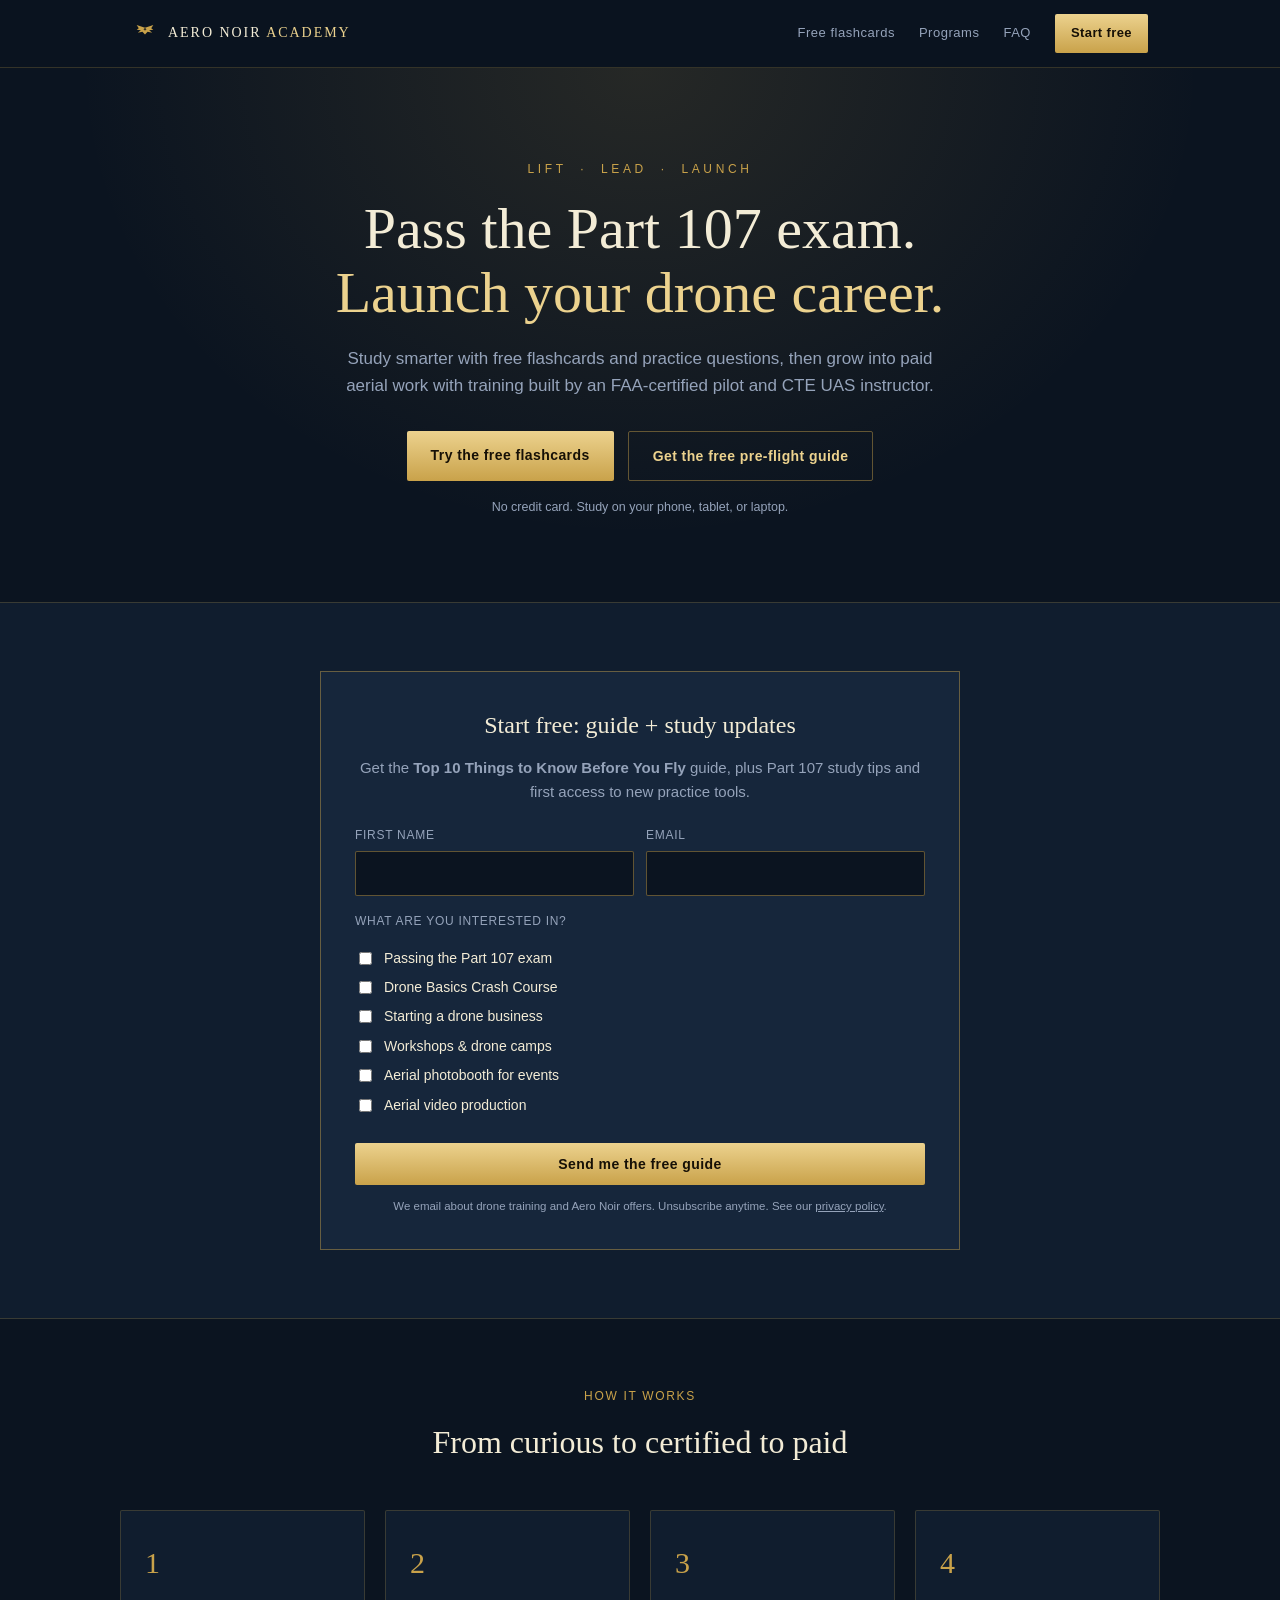
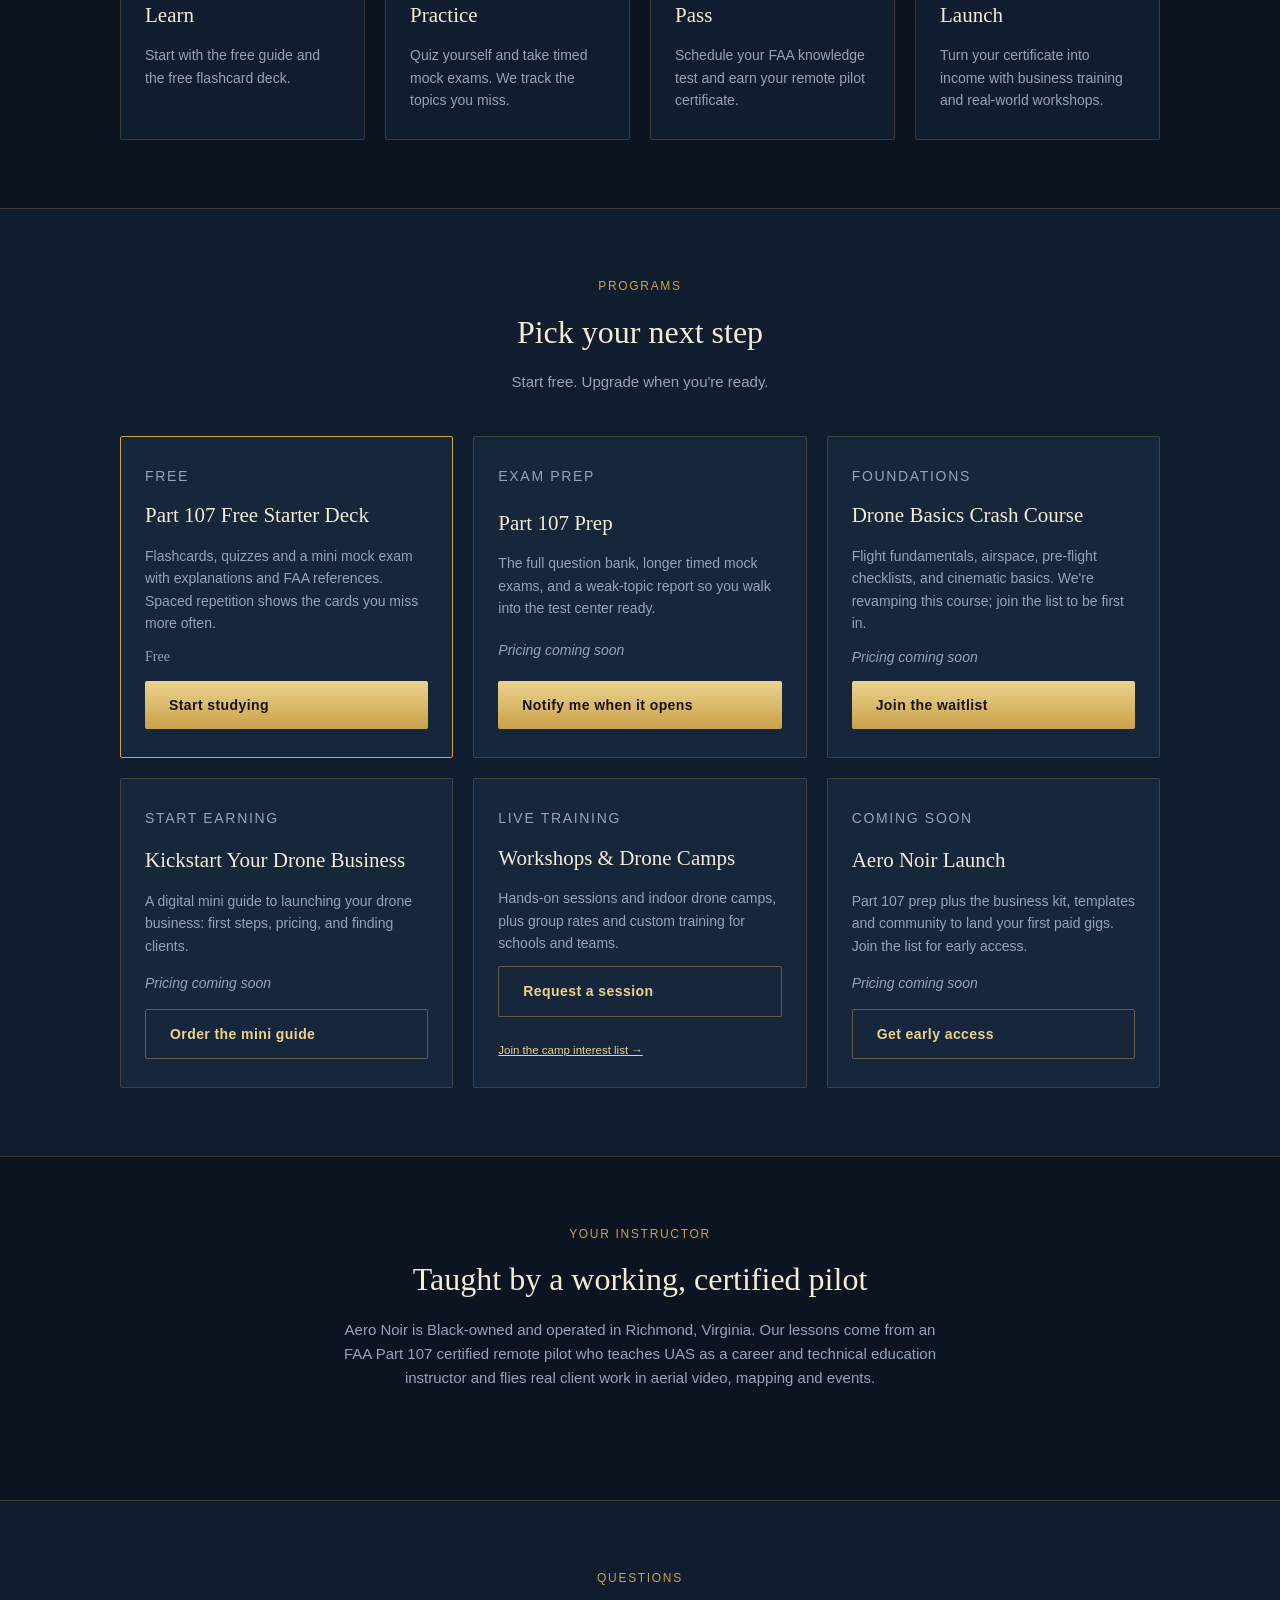
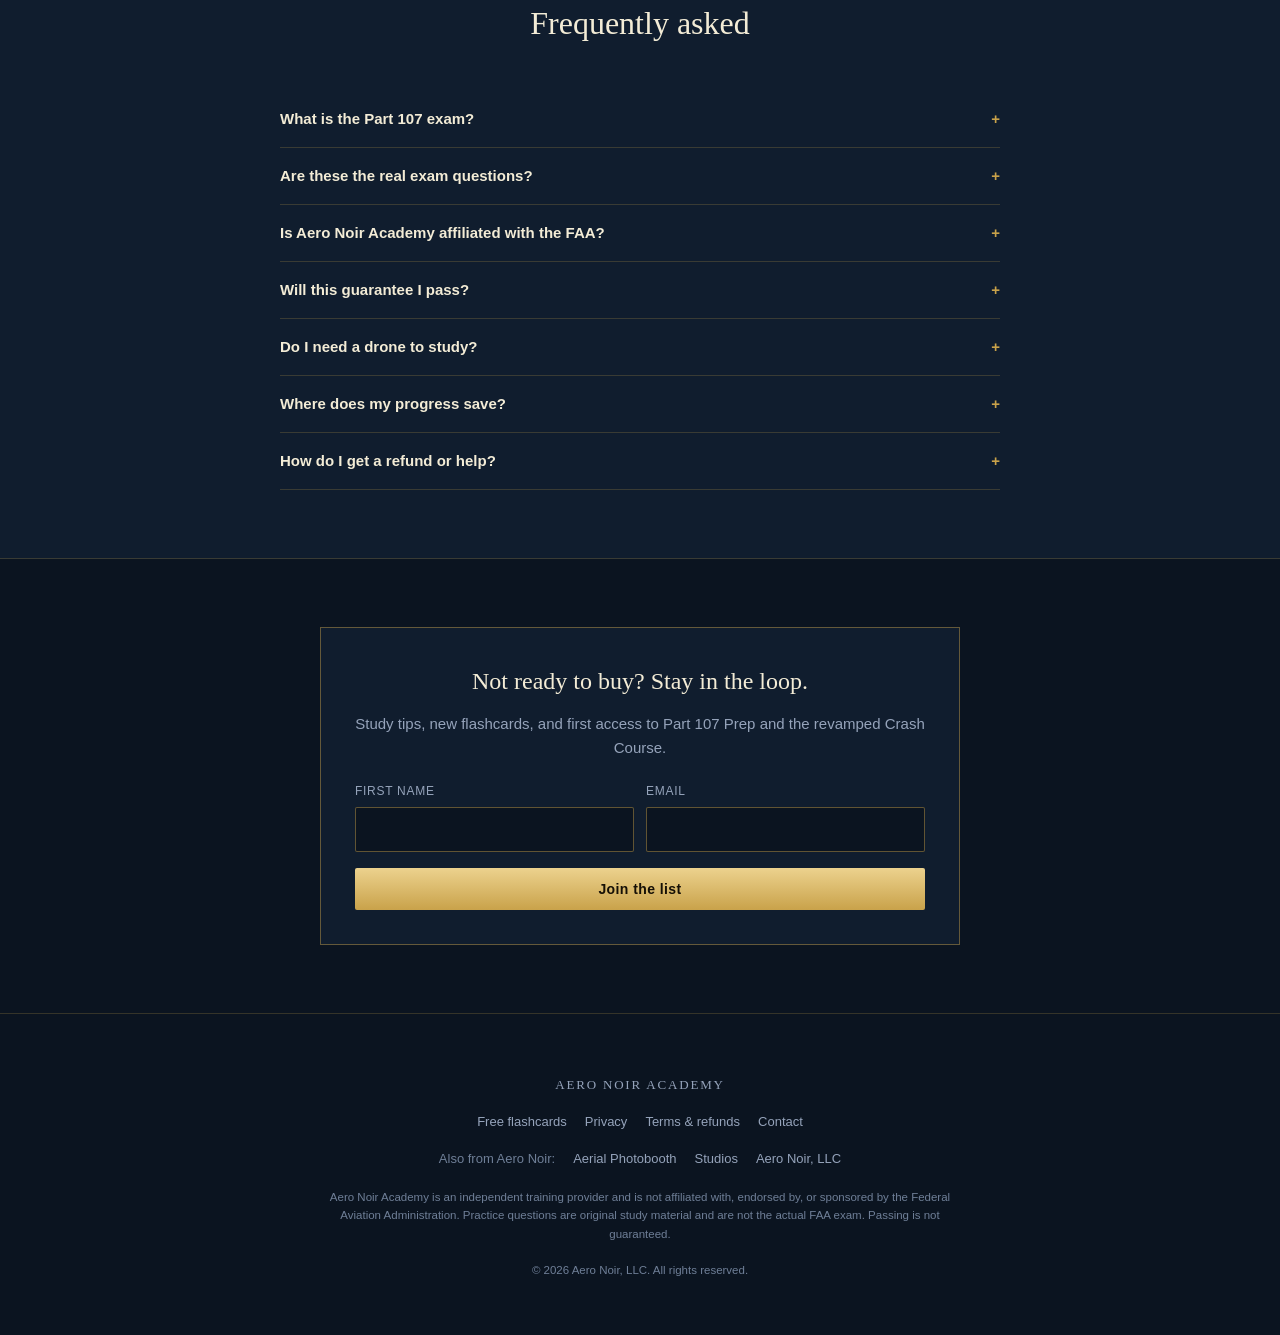
<file: index.html>
<!DOCTYPE html>
<html lang="en">
<head>
<meta charset="UTF-8">
<meta name="viewport" content="width=device-width, initial-scale=1.0">
<title>Aero Noir Academy — FAA Part 107 Drone Pilot Prep</title>
<meta name="description" content="Aero Noir Academy: free Part 107 flashcards and study guide, practice exams, and training to become a certified commercial drone pilot. Lift. Lead. Launch.">
<meta property="og:title" content="Aero Noir Academy — FAA Part 107 Drone Pilot Prep">
<meta property="og:description" content="Free Part 107 flashcards, a free pre-flight guide, and training to launch your drone career.">
<meta property="og:type" content="website">
<meta property="og:url" content="https://aeronoiracademy.com/">
<meta name="theme-color" content="#0b1420">
<link rel="icon" href="data:image/svg+xml,%3Csvg xmlns='http://www.w3.org/2000/svg' viewBox='0 0 100 70'%3E%3Cpath d='M50 14 L18 4 L26 16 L18 22 L34 24 L22 34 L40 30 L50 40 L60 30 L78 34 L66 24 L82 22 L74 16 L82 4 Z' fill='%23c9a24a'/%3E%3C/svg%3E">
<link rel="stylesheet" href="assets/style.css">
</head>
<body>
<a class="skip" href="#main">Skip to content</a>

<nav class="nav">
  <div class="nav-inner">
    <a class="brandmark" href="#top" aria-label="Aero Noir Academy home">
      <svg viewBox="0 0 100 70" fill="none" xmlns="http://www.w3.org/2000/svg" aria-hidden="true"><path d="M50 14 L18 4 L26 16 L18 22 L34 24 L22 34 L40 30 L50 40 L60 30 L78 34 L66 24 L82 22 L74 16 L82 4 Z" fill="#c9a24a"/><circle cx="50" cy="20" r="4.5" fill="#0b1420" stroke="#c9a24a" stroke-width="1.4"/></svg>
      <span>Aero Noir <em>Academy</em></span>
    </a>
    <div class="navlinks">
      <a href="flashcards.html">Free flashcards</a>
      <a href="#programs">Programs</a>
      <a href="#faq">FAQ</a>
      <a class="btn sm" href="#signup">Start free</a>
    </div>
  </div>
</nav>

<header class="hero" id="top">
  <p class="motto">Lift &nbsp;·&nbsp; Lead &nbsp;·&nbsp; Launch</p>
  <h1>Pass the Part 107 exam. <em>Launch your drone career.</em></h1>
  <p class="sub">Study smarter with free flashcards and practice questions, then grow into paid aerial work with training built by an FAA-certified pilot and CTE UAS instructor.</p>
  <div class="hero-ctas">
    <a class="btn" href="flashcards.html">Try the free flashcards</a>
    <a class="btn ghost" href="#signup">Get the free pre-flight guide</a>
  </div>
  <p class="hero-note">No credit card. Study on your phone, tablet, or laptop.</p>
</header>

<main id="main">

<section class="section alt" id="signup">
  <div class="signup">
    <h3>Start free: guide + study updates</h3>
    <p class="lede">Get the <strong>Top 10 Things to Know Before You Fly</strong> guide, plus Part 107 study tips and first access to new practice tools.</p>
    <form class="ana-signup" novalidate>
      <div class="row">
        <div><label class="f" for="fn1">First name</label><input type="text" id="fn1" name="FNAME" autocomplete="given-name"></div>
        <div><label class="f" for="em1">Email</label><input type="email" id="em1" name="EMAIL" autocomplete="email" required></div>
      </div>
      <fieldset class="interests">
        <legend>What are you interested in?</legend>
        <label class="chk"><input type="checkbox" name="interest" value="part107-prep"> Passing the Part 107 exam</label>
        <label class="chk"><input type="checkbox" name="interest" value="crash-course"> Drone Basics Crash Course</label>
        <label class="chk"><input type="checkbox" name="interest" value="business-launch"> Starting a drone business</label>
        <label class="chk"><input type="checkbox" name="interest" value="workshops-camps"> Workshops &amp; drone camps</label>
        <label class="chk"><input type="checkbox" name="interest" value="photobooth-events"> Aerial photobooth for events</label>
        <label class="chk"><input type="checkbox" name="interest" value="studios-production"> Aerial video production</label>
      </fieldset>
      <input class="hp" type="text" name="hp" tabindex="-1" autocomplete="off" aria-hidden="true">
      <input type="hidden" name="SOURCE" value="">
      <button class="btn" type="submit">Send me the free guide</button>
      <p class="msg" hidden role="status"></p>
      <p class="fine">We email about drone training and Aero Noir offers. Unsubscribe anytime. See our <a href="legal.html#privacy">privacy policy</a>.</p>
    </form>
  </div>
</section>

<section class="section" id="how">
  <div class="head">
    <p class="eyebrow">How it works</p>
    <h2 class="title">From curious to certified to paid</h2>
  </div>
  <div class="grid g4">
    <div class="card"><div class="step-n">1</div><h3>Learn</h3><p>Start with the free guide and the free flashcard deck.</p></div>
    <div class="card"><div class="step-n">2</div><h3>Practice</h3><p>Quiz yourself and take timed mock exams. We track the topics you miss.</p></div>
    <div class="card"><div class="step-n">3</div><h3>Pass</h3><p>Schedule your FAA knowledge test and earn your remote pilot certificate.</p></div>
    <div class="card"><div class="step-n">4</div><h3>Launch</h3><p>Turn your certificate into income with business training and real-world workshops.</p></div>
  </div>
</section>

<section class="section alt" id="programs">
  <div class="head">
    <p class="eyebrow">Programs</p>
    <h2 class="title">Pick your next step</h2>
    <p class="lede">Start free. Upgrade when you're ready.</p>
  </div>
  <div class="grid g3">

    <article class="card hl">
      <p class="tag">Free</p>
      <h3>Part 107 Free Starter Deck</h3>
      <p>Flashcards, quizzes and a mini mock exam with explanations and FAA references. Spaced repetition shows the cards you miss more often.</p>
      <p class="price">Free</p>
      <a class="btn" href="flashcards.html">Start studying</a>
    </article>

    <article class="card">
      <p class="tag">Exam prep</p>
      <h3>Part 107 Prep</h3>
      <p>The full question bank, longer timed mock exams, and a weak-topic report so you walk into the test center ready.</p>
      <p class="price tba" data-price="prep"></p>
      <a class="btn" data-checkout="prep" data-interest="part107-prep" href="#signup">Get Part 107 Prep</a>
    </article>

    <article class="card">
      <p class="tag">Foundations</p>
      <h3>Drone Basics Crash Course</h3>
      <p>Flight fundamentals, airspace, pre-flight checklists, and cinematic basics. We're revamping this course; join the list to be first in.</p>
      <p class="price tba" data-price="crashCourse"></p>
      <a class="btn" data-checkout="crashCourse" data-interest="crash-course" data-fallback="Join the waitlist" href="#signup">Get the Crash Course</a>
    </article>

    <article class="card">
      <p class="tag">Start earning</p>
      <h3>Kickstart Your Drone Business</h3>
      <p>A digital mini guide to launching your drone business: first steps, pricing, and finding clients.</p>
      <p class="price tba" data-price="kickstart"></p>
      <a class="btn ghost" data-form="kickstartOrder" href="#signup">Order the mini guide</a>
    </article>

    <article class="card">
      <p class="tag">Live training</p>
      <h3>Workshops &amp; Drone Camps</h3>
      <p>Hands-on sessions and indoor drone camps, plus group rates and custom training for schools and teams.</p>
      <a class="btn ghost" data-form="booking" href="#signup">Request a session</a>
      <a class="fine" style="text-align:left;color:var(--gold-lt)" data-form="campInterest" href="#signup">Join the camp interest list &rarr;</a>
    </article>

    <article class="card">
      <p class="tag">Coming soon</p>
      <h3>Aero Noir Launch</h3>
      <p>Part 107 prep plus the business kit, templates and community to land your first paid gigs. Join the list for early access.</p>
      <p class="price tba" data-price="launch"></p>
      <a class="btn ghost" data-checkout="launch" data-interest="business-launch" data-fallback="Get early access" href="#signup">Get Launch</a>
    </article>

  </div>
</section>

<section class="section" id="testimonials">
  <div class="head">
    <p class="eyebrow">Student voices</p>
    <h2 class="title">What our students say</h2>
  </div>
  <div class="grid g2"></div>
</section>

<section class="section">
  <div class="head">
    <p class="eyebrow">Your instructor</p>
    <h2 class="title">Taught by a working, certified pilot</h2>
    <p class="lede">Aero Noir is Black-owned and operated in Richmond, Virginia. Our lessons come from an FAA Part 107 certified remote pilot who teaches UAS as a career and technical education instructor and flies real client work in aerial video, mapping and events.</p>
  </div>
</section>

<section class="section alt" id="faq">
  <div class="head"><p class="eyebrow">Questions</p><h2 class="title">Frequently asked</h2></div>
  <div class="faq">
    <details><summary>What is the Part 107 exam?</summary><p>It's the FAA knowledge test required to earn a remote pilot certificate with a small UAS rating, which you need to fly a drone commercially in the U.S. It has 60 multiple-choice questions and a 70% passing score, taken at an FAA-approved testing center. Check the FAA's site for current fees and requirements.</p></details>
    <details><summary>Are these the real exam questions?</summary><p>No. Every question is original, written for study, and based on the FAA's published study guide and regulations. We never copy the live exam, and no one should promise you the exact test.</p></details>
    <details><summary>Is Aero Noir Academy affiliated with the FAA?</summary><p>No. Aero Noir Academy is an independent training provider. The FAA issues the remote pilot certificate and publishes the official Remote Pilot study guide, which we recommend alongside our materials.</p></details>
    <details><summary>Will this guarantee I pass?</summary><p>We can't guarantee results, but practicing with explained questions and tracking weak topics gives you the best shot. Study the FAA's materials too.</p></details>
    <details><summary>Do I need a drone to study?</summary><p>No. The exam is knowledge-based, so you can study without owning an aircraft. A drone helps once you start flying.</p></details>
    <details><summary>Where does my progress save?</summary><p>In your browser on that device. Clearing site data or switching devices starts you fresh. Account sync is planned for paid plans.</p></details>
    <details><summary>How do I get a refund or help?</summary><p>Email <a href="mailto:annfrances@aeronoir.ai" style="color:var(--gold-lt)">annfrances@aeronoir.ai</a>. Refund terms for each paid product will be listed at checkout and in our <a href="legal.html#terms" style="color:var(--gold-lt)">terms</a>.</p></details>
  </div>
</section>

<section class="section">
  <div class="signup">
    <h3>Not ready to buy? Stay in the loop.</h3>
    <p class="lede">Study tips, new flashcards, and first access to Part 107 Prep and the revamped Crash Course.</p>
    <form class="ana-signup" novalidate>
      <div class="row">
        <div><label class="f" for="fn2">First name</label><input type="text" id="fn2" name="FNAME" autocomplete="given-name"></div>
        <div><label class="f" for="em2">Email</label><input type="email" id="em2" name="EMAIL" autocomplete="email" required></div>
      </div>
      <input class="hp" type="text" name="hp" tabindex="-1" autocomplete="off" aria-hidden="true">
      <input type="hidden" name="SOURCE" value="">
      <label class="chk" style="display:none"><input type="checkbox" name="interest" value="part107-prep" checked></label>
      <button class="btn" type="submit">Join the list</button>
      <p class="msg" hidden role="status"></p>
    </form>
  </div>
</section>

</main>

<footer>
  <p class="foot-mark">Aero Noir Academy</p>
  <p class="foot-links">
    <a href="flashcards.html">Free flashcards</a>
    <a href="legal.html#privacy">Privacy</a>
    <a href="legal.html#terms">Terms &amp; refunds</a>
    <a href="mailto:annfrances@aeronoir.ai">Contact</a>
  </p>
  <p class="foot-links">
    <span style="color:#6f7f97">Also from Aero Noir:</span>
    <a href="https://aeronoirphotobooth.com/?utm_source=academy&amp;utm_medium=footer" target="_blank" rel="noopener">Aerial Photobooth</a>
    <a href="https://form.jotform.com/90355624499164" target="_blank" rel="noopener">Studios</a>
    <a href="https://aeronoir.ai/?utm_source=academy&amp;utm_medium=footer" target="_blank" rel="noopener">Aero Noir, LLC</a>
  </p>
  <p class="foot-legal">Aero Noir Academy is an independent training provider and is not affiliated with, endorsed by, or sponsored by the Federal Aviation Administration. Practice questions are original study material and are not the actual FAA exam. Passing is not guaranteed.</p>
  <p class="foot-legal">&copy; 2026 Aero Noir, LLC. All rights reserved.</p>
</footer>

<script src="assets/config.js"></script>
<script src="assets/site.js"></script>
</body>
</html>
</file>
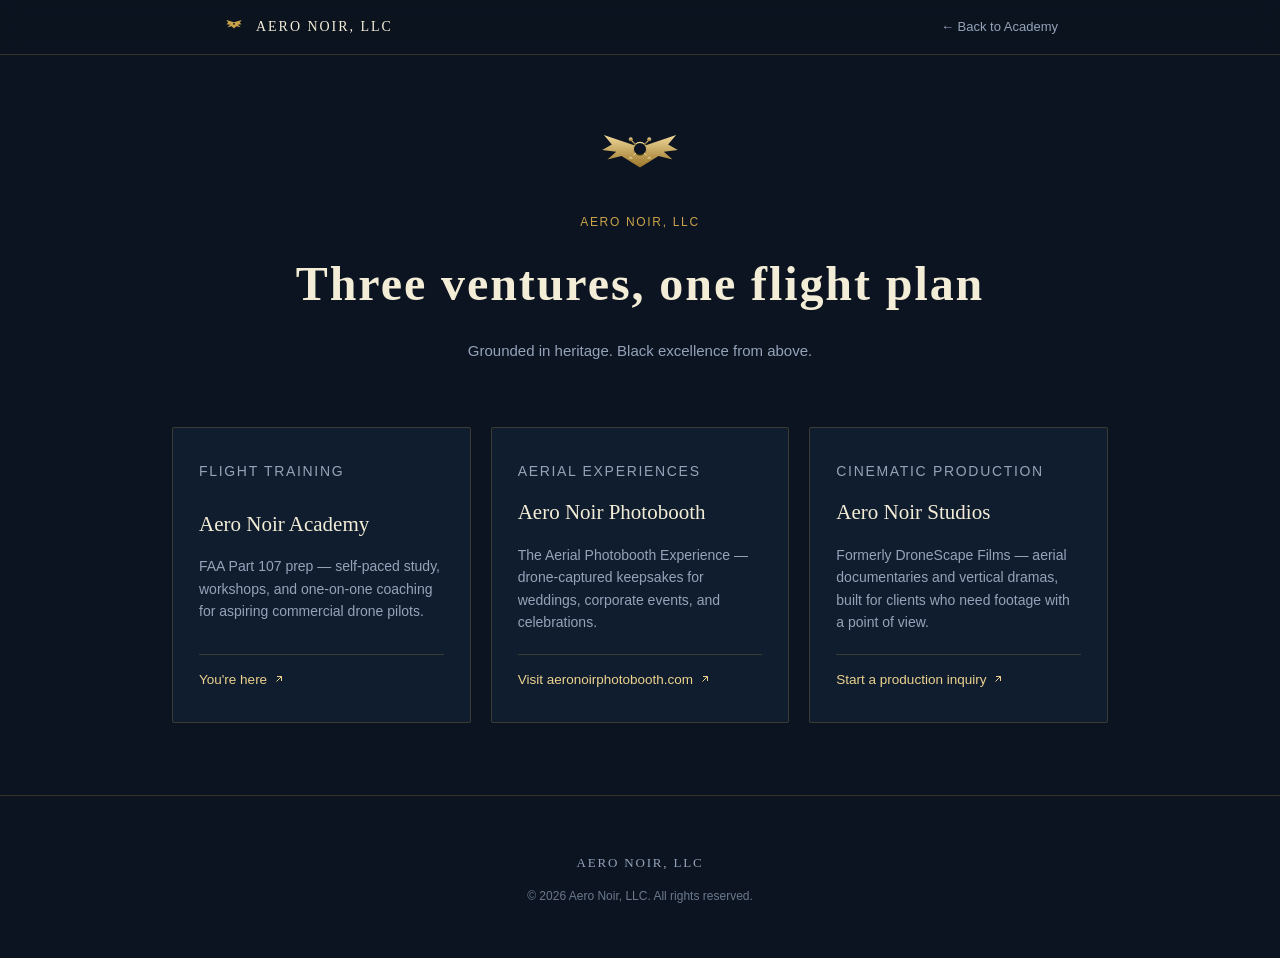
<file: entities.html>
<!DOCTYPE html>
<html lang="en">
<head>
<meta charset="UTF-8">
<meta name="viewport" content="width=device-width, initial-scale=1.0">
<title>Aero Noir, LLC</title>
<meta name="description" content="Aero Noir, LLC — Academy, Photobooth, and Studios.">
<style>
  :root{
    --bg:#0b1420;
    --bg-2:#101d2e;
    --gold-lt:#ecd28e;
    --gold:#c9a24a;
    --cream:#f3ecd6;
    --muted:#95a3ba;
    --hair:rgba(201,162,74,0.22);
    --hair-strong:rgba(201,162,74,0.4);
    --serif:Georgia,'Iowan Old Style','Palatino Linotype',Palatino,serif;
    --sans:-apple-system,BlinkMacSystemFont,'Segoe UI',Helvetica,Arial,sans-serif;
  }
  *{box-sizing:border-box}
  html{background:var(--bg)}
  body{margin:0;background:var(--bg);color:var(--cream);font-family:var(--sans);line-height:1.6;-webkit-font-smoothing:antialiased}
  a{color:inherit}
  .wrap{max-width:900px;margin:0 auto;padding:0 32px}
  @media(max-width:640px){.wrap{padding:0 20px}}

  .nav{position:sticky;top:0;z-index:20;background:rgba(11,20,32,0.82);backdrop-filter:blur(10px);border-bottom:1px solid var(--hair)}
  .nav-inner{max-width:900px;margin:0 auto;padding:16px 32px;display:flex;align-items:center;justify-content:space-between}
  @media(max-width:640px){.nav-inner{padding:14px 20px}}
  .brandmark{display:flex;align-items:center;gap:10px;text-decoration:none}
  .brandmark svg{width:24px;height:auto}
  .brandmark span{font-family:var(--serif);letter-spacing:0.14em;font-size:14px;text-transform:uppercase;color:var(--cream)}
  .back-link{font-size:13px;color:var(--muted);text-decoration:none}
  .back-link:hover{color:var(--gold-lt)}

  .hero{padding:72px 32px 48px;text-align:center}
  .emblem{width:88px;height:auto;margin:0 auto 24px;display:block}
  .eyebrow{font-size:12px;letter-spacing:0.14em;text-transform:uppercase;color:var(--gold);margin:0 0 14px}
  .word{font-family:var(--serif);font-size:clamp(32px,6vw,48px);letter-spacing:0.04em;margin:0;color:var(--cream);text-wrap:balance}
  .hero-sub{max-width:520px;margin:16px auto 0;color:var(--muted);font-size:15px}

  .fleet{display:grid;grid-template-columns:repeat(3,1fr);gap:20px;max-width:1000px;margin:0 auto;padding:16px 32px 72px}
  @media(max-width:800px){.fleet{grid-template-columns:1fr;max-width:460px}}
  .card{background:var(--bg-2);border:1px solid var(--hair);border-radius:2px;padding:32px 26px;display:flex;flex-direction:column;gap:14px;transition:border-color .25s ease,transform .25s ease}
  .card:hover{border-color:var(--hair-strong);transform:translateY(-3px)}
  .card-eyebrow{font-size:11px;letter-spacing:0.12em;text-transform:uppercase;color:var(--muted)}
  .card h3{font-family:var(--serif);font-size:21px;font-weight:400;margin:0;color:var(--cream)}
  .card p{color:var(--muted);font-size:14px;margin:0;flex-grow:1}
  .card-links{display:flex;flex-direction:column;gap:8px;margin-top:6px;padding-top:14px;border-top:1px solid var(--hair)}
  .card-links a{text-decoration:none;font-size:13.5px;display:flex;align-items:center;gap:6px}
  .card-links a.primary{color:var(--gold-lt)}
  .card-links a.secondary{color:var(--muted)}
  .card-links a:hover{color:var(--gold-lt)}
  .card-links svg{width:12px;height:12px;flex-shrink:0}

  footer{padding:44px 32px 52px;text-align:center;border-top:1px solid var(--hair)}
  .foot-mark{font-family:var(--serif);letter-spacing:0.14em;text-transform:uppercase;font-size:13px;color:var(--muted)}
  .foot-legal{margin:12px 0 0;font-size:12px;color:var(--muted);opacity:0.7}
</style>
</head>
<body>

<nav class="nav">
  <div class="nav-inner">
    <a class="brandmark" href="index.html">
      <svg viewBox="0 0 100 70" fill="none" xmlns="http://www.w3.org/2000/svg" aria-hidden="true">
        <path d="M50 14 L18 4 L26 16 L18 22 L34 24 L22 34 L40 30 L50 40 L60 30 L78 34 L66 24 L82 22 L74 16 L82 4 Z" fill="#c9a24a"/>
        <circle cx="50" cy="20" r="4.5" fill="#0b1420" stroke="#c9a24a" stroke-width="1.4"/>
      </svg>
      <span>Aero Noir, LLC</span>
    </a>
    <a class="back-link" href="index.html">&larr; Back to Academy</a>
  </div>
</nav>

<header class="hero">
  <svg class="emblem" viewBox="0 0 200 140" xmlns="http://www.w3.org/2000/svg" role="img" aria-label="Aero Noir wings and drone emblem">
    <defs>
      <linearGradient id="goldGrad2" x1="0" y1="0" x2="0" y2="1">
        <stop offset="0" stop-color="#f0d79a"/>
        <stop offset="1" stop-color="#9a7628"/>
      </linearGradient>
    </defs>
    <path d="M100 46 L18 18 L36 40 L14 52 L46 56 L26 74 L58 66 L100 92 L142 66 L174 74 L154 56 L186 52 L164 40 L182 18 Z" fill="url(#goldGrad2)"/>
    <circle cx="100" cy="50" r="15" fill="#0b1420" stroke="url(#goldGrad2)" stroke-width="2.5"/>
    <g stroke="url(#goldGrad2)" stroke-width="2.5" stroke-linecap="round">
      <line x1="90" y1="40" x2="80" y2="30"/>
      <line x1="110" y1="40" x2="120" y2="30"/>
      <line x1="90" y1="60" x2="80" y2="70"/>
      <line x1="110" y1="60" x2="120" y2="70"/>
    </g>
    <g fill="url(#goldGrad2)">
      <circle cx="79" cy="28" r="4.5"/>
      <circle cx="121" cy="28" r="4.5"/>
      <circle cx="79" cy="72" r="4.5"/>
      <circle cx="121" cy="72" r="4.5"/>
    </g>
  </svg>
  <p class="eyebrow">Aero Noir, LLC</p>
  <h1 class="word">Three ventures, one flight plan</h1>
  <p class="hero-sub">Grounded in heritage. Black excellence from above.</p>
</header>

<div class="fleet">

  <article class="card">
    <p class="card-eyebrow">Flight training</p>
    <h3>Aero Noir Academy</h3>
    <p>FAA Part 107 prep — self-paced study, workshops, and one-on-one coaching for aspiring commercial drone pilots.</p>
    <div class="card-links">
      <a class="primary" href="index.html">You're here <svg viewBox="0 0 24 24" fill="none" stroke="currentColor" stroke-width="2"><path d="M7 17 L17 7 M8 7 h9 v9"/></svg></a>
    </div>
  </article>

  <article class="card">
    <p class="card-eyebrow">Aerial experiences</p>
    <h3>Aero Noir Photobooth</h3>
    <p>The Aerial Photobooth Experience — drone-captured keepsakes for weddings, corporate events, and celebrations.</p>
    <div class="card-links">
      <a class="primary" href="https://aeronoirphotobooth.com" target="_blank" rel="noopener">Visit aeronoirphotobooth.com <svg viewBox="0 0 24 24" fill="none" stroke="currentColor" stroke-width="2"><path d="M7 17 L17 7 M8 7 h9 v9"/></svg></a>
    </div>
  </article>

  <article class="card">
    <p class="card-eyebrow">Cinematic production</p>
    <h3>Aero Noir Studios</h3>
    <p>Formerly DroneScape Films — aerial documentaries and vertical dramas, built for clients who need footage with a point of view.</p>
    <div class="card-links">
      <a class="primary" href="https://form.jotform.com/90355624499164" target="_blank" rel="noopener">Start a production inquiry <svg viewBox="0 0 24 24" fill="none" stroke="currentColor" stroke-width="2"><path d="M7 17 L17 7 M8 7 h9 v9"/></svg></a>
    </div>
  </article>

</div>

<footer>
  <div class="wrap">
    <p class="foot-mark">Aero Noir, LLC</p>
    <p class="foot-legal">&copy; 2026 Aero Noir, LLC. All rights reserved.</p>
  </div>
</footer>

</body>
</html>
</file>
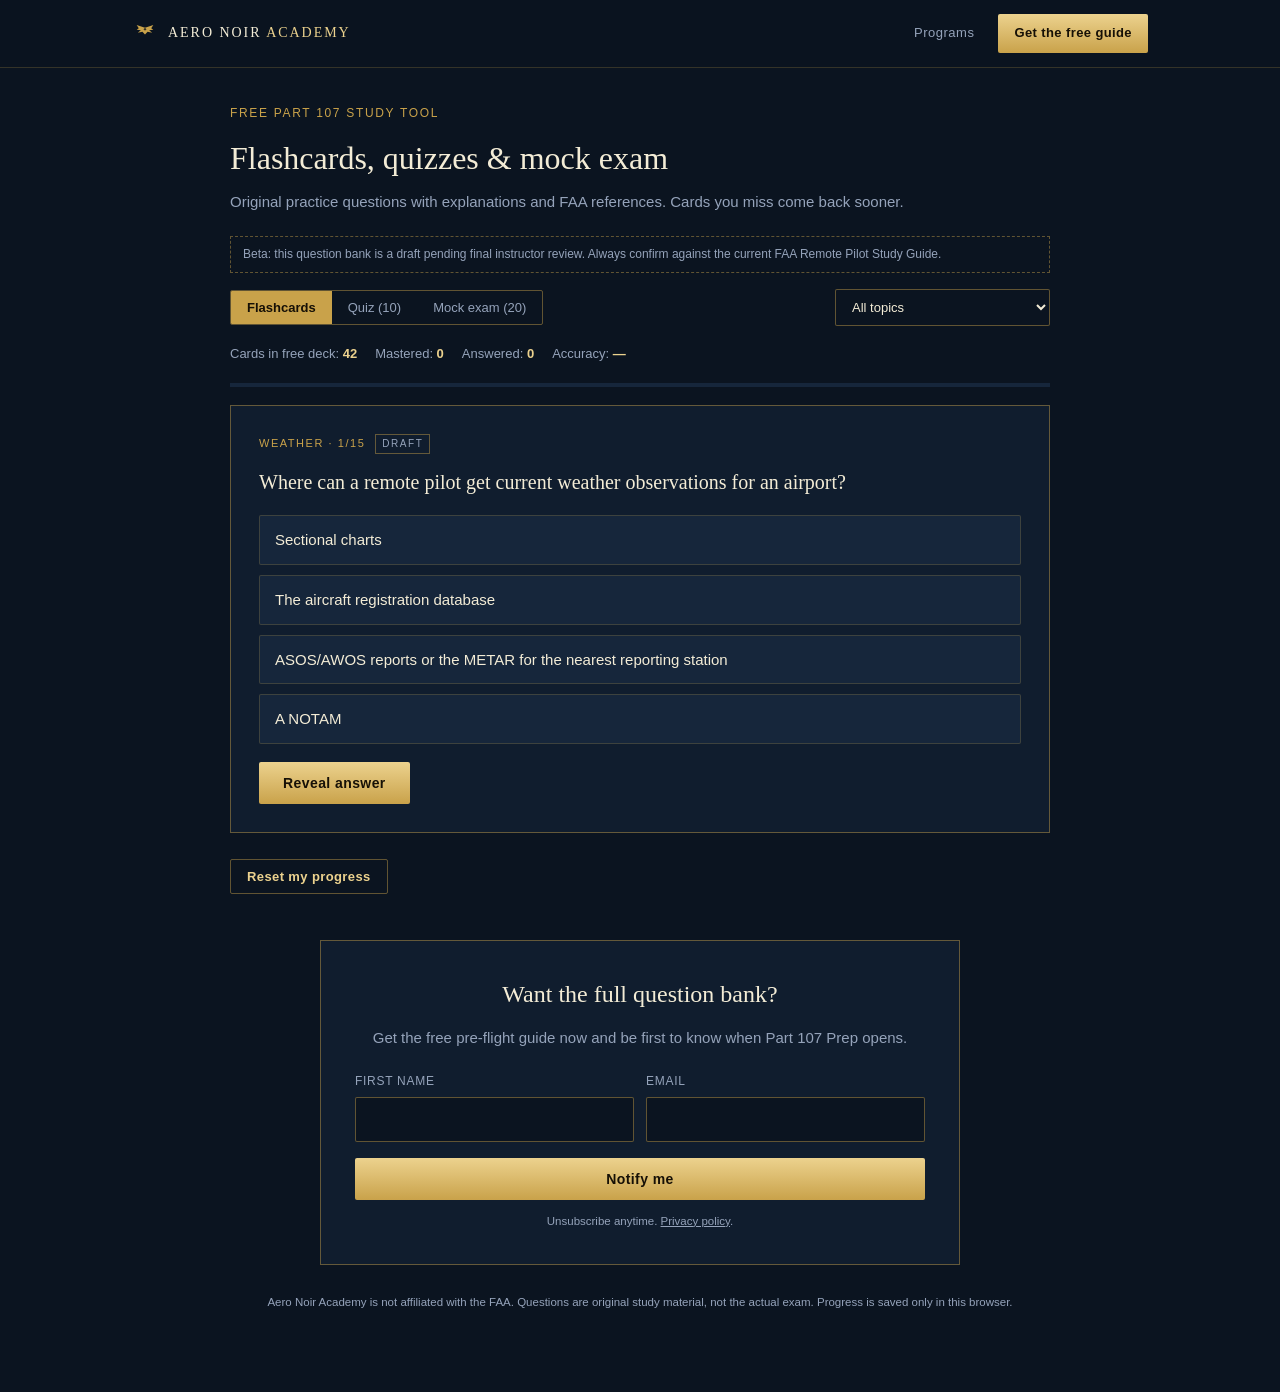
<file: flashcards.html>
<!DOCTYPE html>
<html lang="en">
<head>
<meta charset="UTF-8">
<meta name="viewport" content="width=device-width, initial-scale=1.0">
<title>Free Part 107 Flashcards &amp; Practice Questions — Aero Noir Academy</title>
<meta name="description" content="Free FAA Part 107 flashcards, quizzes, and a timed mini mock exam with explanations. Study on any device. From Aero Noir Academy.">
<meta name="theme-color" content="#0b1420">
<link rel="icon" href="data:image/svg+xml,%3Csvg xmlns='http://www.w3.org/2000/svg' viewBox='0 0 100 70'%3E%3Cpath d='M50 14 L18 4 L26 16 L18 22 L34 24 L22 34 L40 30 L50 40 L60 30 L78 34 L66 24 L82 22 L74 16 L82 4 Z' fill='%23c9a24a'/%3E%3C/svg%3E">
<link rel="stylesheet" href="assets/style.css">
</head>
<body>
<nav class="nav">
  <div class="nav-inner">
    <a class="brandmark" href="index.html" aria-label="Aero Noir Academy home">
      <svg viewBox="0 0 100 70" fill="none" xmlns="http://www.w3.org/2000/svg" aria-hidden="true"><path d="M50 14 L18 4 L26 16 L18 22 L34 24 L22 34 L40 30 L50 40 L60 30 L78 34 L66 24 L82 22 L74 16 L82 4 Z" fill="#c9a24a"/><circle cx="50" cy="20" r="4.5" fill="#0b1420" stroke="#c9a24a" stroke-width="1.4"/></svg>
      <span>Aero Noir <em>Academy</em></span>
    </a>
    <div class="navlinks">
      <a href="index.html#programs">Programs</a>
      <a class="btn sm" href="index.html#signup">Get the free guide</a>
    </div>
  </div>
</nav>

<main class="study">
  <p class="eyebrow">Free Part 107 study tool</p>
  <h1 class="title" style="text-align:left;margin-bottom:6px">Flashcards, quizzes &amp; mock exam</h1>
  <p class="lede" style="margin:0 0 22px">Original practice questions with explanations and FAA references. Cards you miss come back sooner.</p>

  <div class="bank-note" id="draftnote" hidden>Beta: this question bank is a draft pending final instructor review. Always confirm against the current FAA Remote Pilot Study Guide.</div>

  <div class="bar">
    <div class="seg" id="modes" role="group" aria-label="Study mode">
      <button type="button" class="on" data-mode="flash">Flashcards</button>
      <button type="button" data-mode="quiz">Quiz (10)</button>
      <button type="button" data-mode="mock">Mock exam (20)</button>
    </div>
    <select id="topic" aria-label="Topic"></select>
  </div>

  <div class="stats" id="stats"></div>
  <div class="progress" id="progress"><i></i></div>
  <div id="stage" aria-live="polite"></div>

  <div class="actions" style="margin-top:26px">
    <button type="button" class="btn ghost sm" id="reset">Reset my progress</button>
  </div>

  <div class="signup" style="margin-top:46px">
    <h3>Want the full question bank?</h3>
    <p class="lede">Get the free pre-flight guide now and be first to know when Part 107 Prep opens.</p>
    <form class="ana-signup" novalidate>
      <div class="row">
        <div><label class="f" for="fn3">First name</label><input type="text" id="fn3" name="FNAME" autocomplete="given-name"></div>
        <div><label class="f" for="em3">Email</label><input type="email" id="em3" name="EMAIL" autocomplete="email" required></div>
      </div>
      <input class="hp" type="text" name="hp" tabindex="-1" autocomplete="off" aria-hidden="true">
      <input type="hidden" name="SOURCE" value="">
      <label class="chk" style="display:none"><input type="checkbox" name="interest" value="part107-prep" checked></label>
      <button class="btn" type="submit">Notify me</button>
      <p class="msg" hidden role="status"></p>
      <p class="fine">Unsubscribe anytime. <a href="legal.html#privacy">Privacy policy</a>.</p>
    </form>
  </div>

  <p class="fine" style="margin-top:28px">Aero Noir Academy is not affiliated with the FAA. Questions are original study material, not the actual exam. Progress is saved only in this browser.</p>
</main>

<script src="assets/config.js"></script>
<script src="data/questions.js"></script>
<script src="assets/site.js"></script>
<script src="assets/study.js"></script>
</body>
</html>
</file>
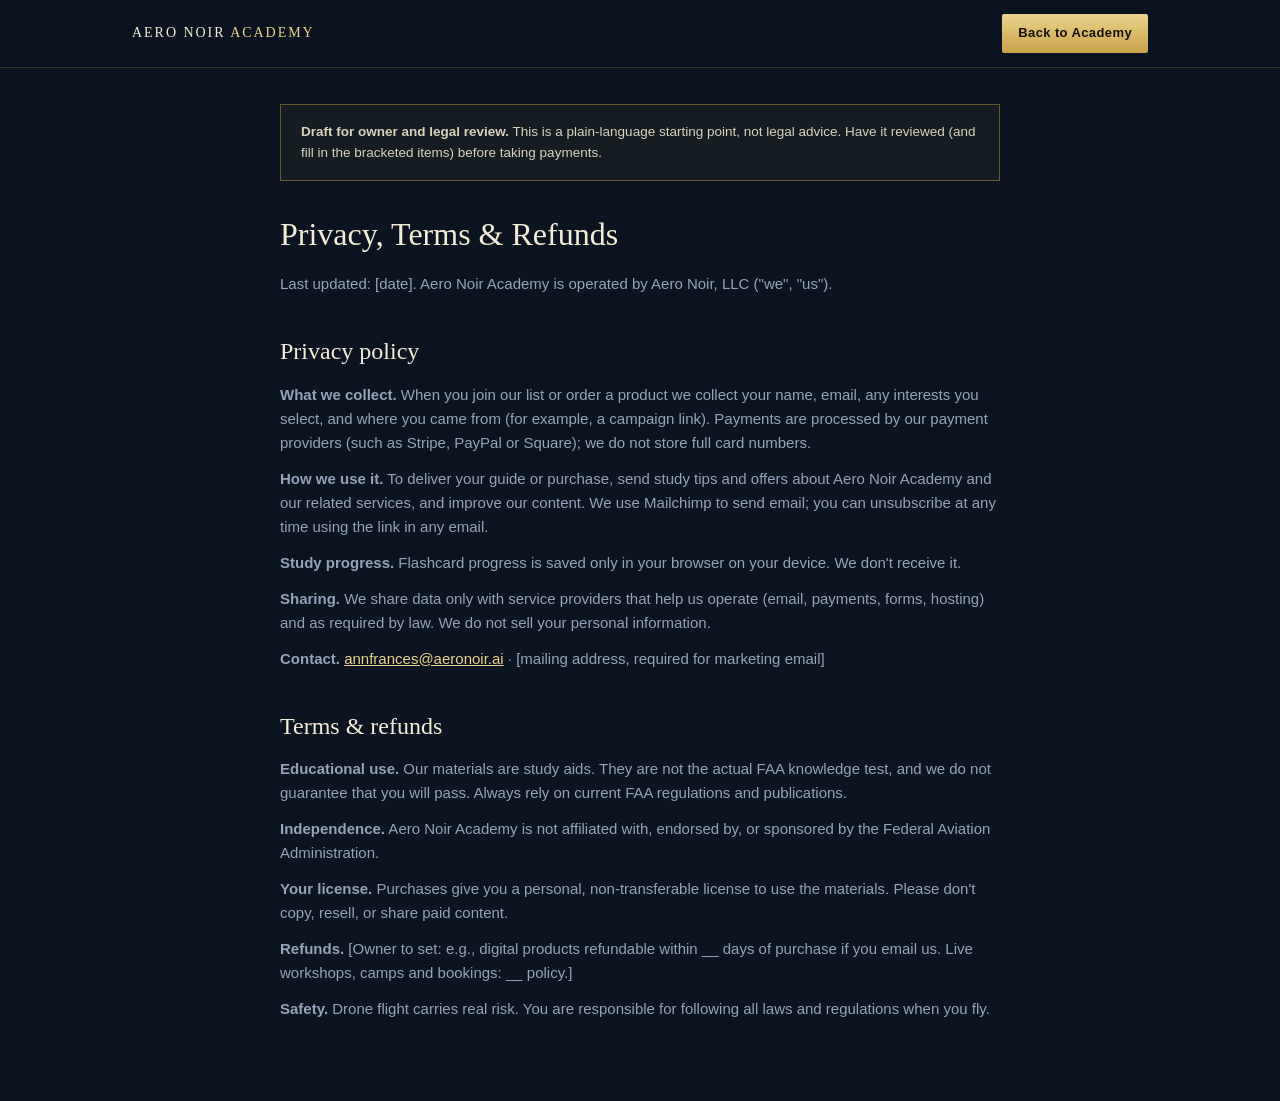
<file: legal.html>
<!DOCTYPE html>
<html lang="en">
<head>
<meta charset="UTF-8">
<meta name="viewport" content="width=device-width, initial-scale=1.0">
<title>Privacy, Terms &amp; Refunds — Aero Noir Academy</title>
<meta name="robots" content="noindex">
<link rel="icon" href="data:image/svg+xml,%3Csvg xmlns='http://www.w3.org/2000/svg' viewBox='0 0 100 70'%3E%3Cpath d='M50 14 L18 4 L26 16 L18 22 L34 24 L22 34 L40 30 L50 40 L60 30 L78 34 L66 24 L82 22 L74 16 L82 4 Z' fill='%23c9a24a'/%3E%3C/svg%3E">
<link rel="stylesheet" href="assets/style.css">
</head>
<body>
<nav class="nav"><div class="nav-inner">
  <a class="brandmark" href="index.html"><span>Aero Noir <em>Academy</em></span></a>
  <div class="navlinks"><a class="btn sm" href="index.html">Back to Academy</a></div>
</div></nav>

<main class="study" style="max-width:760px">
  <div class="callout" style="margin-bottom:28px"><strong>Draft for owner and legal review.</strong> This is a plain-language starting point, not legal advice. Have it reviewed (and fill in the bracketed items) before taking payments.</div>

  <h1 class="title" style="text-align:left">Privacy, Terms &amp; Refunds</h1>
  <p class="lede">Last updated: [date]. Aero Noir Academy is operated by Aero Noir, LLC ("we", "us").</p>

  <h2 id="privacy" class="title" style="text-align:left;font-size:24px;margin-top:36px">Privacy policy</h2>
  <p class="lede"><strong>What we collect.</strong> When you join our list or order a product we collect your name, email, any interests you select, and where you came from (for example, a campaign link). Payments are processed by our payment providers (such as Stripe, PayPal or Square); we do not store full card numbers.</p>
  <p class="lede"><strong>How we use it.</strong> To deliver your guide or purchase, send study tips and offers about Aero Noir Academy and our related services, and improve our content. We use Mailchimp to send email; you can unsubscribe at any time using the link in any email.</p>
  <p class="lede"><strong>Study progress.</strong> Flashcard progress is saved only in your browser on your device. We don't receive it.</p>
  <p class="lede"><strong>Sharing.</strong> We share data only with service providers that help us operate (email, payments, forms, hosting) and as required by law. We do not sell your personal information.</p>
  <p class="lede"><strong>Contact.</strong> <a href="mailto:annfrances@aeronoir.ai" style="color:var(--gold-lt)">annfrances@aeronoir.ai</a> · [mailing address, required for marketing email]</p>

  <h2 id="terms" class="title" style="text-align:left;font-size:24px;margin-top:36px">Terms &amp; refunds</h2>
  <p class="lede"><strong>Educational use.</strong> Our materials are study aids. They are not the actual FAA knowledge test, and we do not guarantee that you will pass. Always rely on current FAA regulations and publications.</p>
  <p class="lede"><strong>Independence.</strong> Aero Noir Academy is not affiliated with, endorsed by, or sponsored by the Federal Aviation Administration.</p>
  <p class="lede"><strong>Your license.</strong> Purchases give you a personal, non-transferable license to use the materials. Please don't copy, resell, or share paid content.</p>
  <p class="lede"><strong>Refunds.</strong> [Owner to set: e.g., digital products refundable within __ days of purchase if you email us. Live workshops, camps and bookings: __ policy.]</p>
  <p class="lede"><strong>Safety.</strong> Drone flight carries real risk. You are responsible for following all laws and regulations when you fly.</p>
</main>
</body>
</html>
</file>
<file: assets/style.css>
:root{
  --bg:#0b1420; --bg-2:#101d2e; --bg-3:#16263b;
  --gold-lt:#ecd28e; --gold:#c9a24a; --cream:#f3ecd6; --muted:#95a3ba;
  --hair:rgba(201,162,74,.22); --hair-strong:rgba(201,162,74,.45);
  --ok:#6fcf97; --bad:#eb7a7a;
  --serif:Georgia,'Iowan Old Style','Palatino Linotype',Palatino,serif;
  --sans:-apple-system,BlinkMacSystemFont,'Segoe UI',Helvetica,Arial,sans-serif;
}
*{box-sizing:border-box}
html{background:var(--bg);scroll-behavior:smooth}
body{margin:0;background:var(--bg);color:var(--cream);font-family:var(--sans);line-height:1.6;-webkit-font-smoothing:antialiased}
a{color:inherit}
.wrap{max-width:1080px;margin:0 auto;padding:0 32px}
@media(max-width:640px){.wrap{padding:0 20px}}
.skip{position:absolute;left:-999px}.skip:focus{left:12px;top:12px;background:var(--gold);color:#111;padding:8px 12px;z-index:50}

.nav{position:sticky;top:0;z-index:20;background:rgba(11,20,32,.86);backdrop-filter:blur(10px);border-bottom:1px solid var(--hair)}
.nav-inner{max-width:1080px;margin:0 auto;padding:14px 32px;display:flex;align-items:center;justify-content:space-between;gap:16px}
@media(max-width:640px){.nav-inner{padding:12px 20px}}
.brandmark{display:flex;align-items:center;gap:10px;text-decoration:none}
.brandmark svg{width:26px;height:auto}
.brandmark span{font-family:var(--serif);letter-spacing:.14em;font-size:14px;text-transform:uppercase}
.brandmark em{font-style:normal;color:var(--gold-lt)}
.navlinks{display:flex;gap:24px;font-size:13px;letter-spacing:.04em;align-items:center}
.navlinks a{text-decoration:none;color:var(--muted)}
.navlinks a:hover{color:var(--gold-lt)}
.navlinks a.btn{color:#161006}.navlinks a.btn:hover{color:#161006}
@media(max-width:760px){.navlinks a:not(.btn){display:none}}

.btn{display:inline-block;background:linear-gradient(180deg,var(--gold-lt),var(--gold));color:#161006;font-weight:700;font-size:14px;letter-spacing:.03em;text-decoration:none;padding:13px 24px;border:0;border-radius:2px;cursor:pointer;font-family:var(--sans)}
.btn:hover{filter:brightness(1.06)}
.btn.sm{padding:9px 16px;font-size:13px}
.btn.ghost{background:transparent;color:var(--gold-lt);border:1px solid var(--hair-strong)}
.btn.ghost:hover{border-color:var(--gold-lt)}
.btn[disabled]{opacity:.5;cursor:not-allowed}

.hero{position:relative;padding:92px 32px 72px;text-align:center;overflow:hidden}
.hero:before{content:"";position:absolute;inset:0;background:radial-gradient(ellipse at 50% 0,rgba(201,162,74,.14),transparent 62%);pointer-events:none}
.hero>*{position:relative}
.motto{font-size:12px;letter-spacing:.3em;text-transform:uppercase;color:var(--gold);margin:0 0 18px}
.hero h1{font-family:var(--serif);font-weight:400;font-size:clamp(34px,6vw,58px);line-height:1.1;margin:0 auto;max-width:820px;text-wrap:balance}
.hero h1 em{font-style:normal;color:var(--gold-lt)}
.hero p.sub{max-width:600px;margin:20px auto 0;color:var(--muted);font-size:17px}
.hero-ctas{display:flex;gap:14px;justify-content:center;flex-wrap:wrap;margin-top:32px}
.hero-note{font-size:12.5px;color:var(--muted);margin-top:16px}

.section{padding:68px 32px}
.section.alt{background:var(--bg-2);border-top:1px solid var(--hair);border-bottom:1px solid var(--hair)}
.head{text-align:center;max-width:620px;margin:0 auto 42px}
.eyebrow{font-size:12px;letter-spacing:.14em;text-transform:uppercase;color:var(--gold);margin:0 0 10px}
.title{font-family:var(--serif);font-size:clamp(24px,3.6vw,32px);font-weight:400;margin:0;text-wrap:balance}
.lede{color:var(--muted);font-size:15px;margin:12px 0 0}

.grid{display:grid;gap:20px;max-width:1040px;margin:0 auto}
.g3{grid-template-columns:repeat(3,1fr)}.g2{grid-template-columns:repeat(2,1fr)}.g4{grid-template-columns:repeat(4,1fr)}
@media(max-width:900px){.g4{grid-template-columns:repeat(2,1fr)}}
@media(max-width:800px){.g3,.g2{grid-template-columns:1fr;max-width:480px}}
@media(max-width:520px){.g4{grid-template-columns:1fr;max-width:480px}}
.card{background:var(--bg-2);border:1px solid var(--hair);border-radius:2px;padding:28px 24px;display:flex;flex-direction:column;gap:12px}
.alt .card{background:var(--bg-3)}
.card:hover{border-color:var(--hair-strong)}
.card.hl{border-color:var(--gold)}
.tag{font-size:11px;letter-spacing:.12em;text-transform:uppercase;color:var(--gold)}
.card h3{font-family:var(--serif);font-weight:400;font-size:21px;margin:0}
.card p{margin:0;color:var(--muted);font-size:14px;flex-grow:1}
.price{font-family:var(--serif);font-size:22px;color:var(--gold-lt)}
.price.tba{font-size:14px;color:var(--muted);font-family:var(--sans);font-style:italic}
.step-n{font-family:var(--serif);font-size:30px;color:var(--gold)}

.signup{max-width:640px;margin:0 auto;background:var(--bg-2);border:1px solid var(--hair-strong);padding:34px}
.alt .signup{background:var(--bg-3)}
@media(max-width:520px){.signup{padding:24px 18px}}
.signup h3{font-family:var(--serif);font-weight:400;font-size:24px;margin:0 0 8px;text-align:center}
.signup p.lede{text-align:center;margin-bottom:22px}
.row{display:grid;grid-template-columns:1fr 1fr;gap:12px}
@media(max-width:520px){.row{grid-template-columns:1fr}}
label.f{display:block;font-size:12px;letter-spacing:.06em;text-transform:uppercase;color:var(--muted);margin-bottom:6px}
input[type=text],input[type=email]{width:100%;padding:13px 14px;background:#0b1420;border:1px solid var(--hair-strong);color:var(--cream);font-size:15px;border-radius:2px;font-family:var(--sans)}
input:focus{outline:2px solid var(--gold);outline-offset:1px}
.interests{margin:16px 0 4px;border:0;padding:0}
.interests legend{font-size:12px;letter-spacing:.06em;text-transform:uppercase;color:var(--muted);margin-bottom:8px;padding:0}
.chk{display:flex;gap:9px;align-items:flex-start;font-size:14px;color:var(--cream);margin:7px 0;cursor:pointer}
.chk input{margin-top:5px;accent-color:var(--gold)}
.signup .btn{width:100%;margin-top:16px}
.fine{font-size:11.5px;color:var(--muted);margin:12px 0 0;text-align:center}
.msg{margin-top:14px;padding:12px 14px;font-size:14px;border:1px solid var(--hair);text-align:center}
.msg.ok{border-color:var(--ok);color:var(--ok)}.msg.err{border-color:var(--bad);color:var(--bad)}
.hp{position:absolute;left:-5000px}

.quote{font-family:var(--serif);font-size:17px;color:var(--cream);margin:0}
.who{font-size:13px;color:var(--gold-lt);margin-top:12px}

.faq{max-width:720px;margin:0 auto}
details{border-bottom:1px solid var(--hair);padding:16px 0}
summary{cursor:pointer;font-weight:600;font-size:15px;list-style:none}
summary::-webkit-details-marker{display:none}
summary:after{content:"+";float:right;color:var(--gold)}
details[open] summary:after{content:"–"}
details p{color:var(--muted);font-size:14px;margin:10px 0 0}

.callout{max-width:720px;margin:0 auto;border:1px solid var(--hair-strong);background:rgba(201,162,74,.06);padding:16px 20px;font-size:13.5px;color:#d8d2bd}

footer{padding:48px 32px 56px;border-top:1px solid var(--hair);text-align:center}
.foot-mark{font-family:var(--serif);letter-spacing:.14em;text-transform:uppercase;font-size:13px;color:var(--muted)}
.foot-links{display:flex;gap:18px;justify-content:center;flex-wrap:wrap;margin:16px 0 0;font-size:13px}
.foot-links a{color:var(--muted);text-decoration:none}.foot-links a:hover{color:var(--gold-lt)}
.foot-legal{max-width:640px;margin:18px auto 0;font-size:11.5px;color:#6f7f97;line-height:1.6}

/* ───── study app ───── */
.study{max-width:860px;margin:0 auto;padding:36px 20px 80px}
.bar{display:flex;gap:10px;flex-wrap:wrap;align-items:center;justify-content:space-between;margin-bottom:18px}
.seg{display:inline-flex;border:1px solid var(--hair-strong);border-radius:2px;overflow:hidden}
.seg button{background:transparent;color:var(--muted);border:0;padding:9px 16px;font-size:13px;cursor:pointer;font-family:var(--sans)}
.seg button.on{background:var(--gold);color:#161006;font-weight:700}
select{background:#0b1420;color:var(--cream);border:1px solid var(--hair-strong);padding:9px 12px;font-size:13px;border-radius:2px;font-family:var(--sans)}
.stats{display:flex;gap:18px;flex-wrap:wrap;font-size:13px;color:var(--muted);margin:0 0 18px}
.stats b{color:var(--gold-lt)}
.bank-note{font-size:12px;color:var(--muted);border:1px dashed var(--hair-strong);padding:8px 12px;margin-bottom:16px}
.qcard{background:var(--bg-2);border:1px solid var(--hair-strong);padding:28px;min-height:260px}
@media(max-width:520px){.qcard{padding:20px 16px}}
.topic{font-size:11px;letter-spacing:.14em;text-transform:uppercase;color:var(--gold);display:flex;gap:10px;align-items:center;flex-wrap:wrap}
.draft{font-size:10px;border:1px solid var(--hair-strong);padding:1px 6px;color:var(--muted)}
.qtext{font-family:var(--serif);font-size:20px;line-height:1.45;margin:14px 0 18px}
.opts{display:grid;gap:10px}
.opt{display:block;width:100%;text-align:left;background:var(--bg-3);color:var(--cream);border:1px solid var(--hair);padding:13px 15px;font-size:15px;cursor:pointer;border-radius:2px;font-family:var(--sans);line-height:1.45}
.opt:hover:not([disabled]){border-color:var(--gold)}
.opt.sel{border-color:var(--gold);background:rgba(201,162,74,.12)}
.opt.right{border-color:var(--ok);background:rgba(111,207,151,.12)}
.opt.wrong{border-color:var(--bad);background:rgba(235,122,122,.1)}
.opt[disabled]{cursor:default}
.answer{margin-top:18px;border-top:1px solid var(--hair);padding-top:16px}
.answer .a{font-weight:700;color:var(--ok)}
.answer .why{color:#d8d2bd;font-size:14.5px;margin:8px 0 0}
.answer .ref{color:var(--muted);font-size:12px;margin-top:8px}
.actions{display:flex;gap:10px;flex-wrap:wrap;margin-top:18px}
.progress{height:4px;background:var(--bg-3);margin:0 0 18px}
.progress i{display:block;height:100%;background:var(--gold);width:0}
.result{text-align:center;padding:36px 20px}
.result .big{font-family:var(--serif);font-size:56px;color:var(--gold-lt)}
.result.pass .big{color:var(--ok)}
.timer{font-variant-numeric:tabular-nums;color:var(--gold-lt)}
</file>
